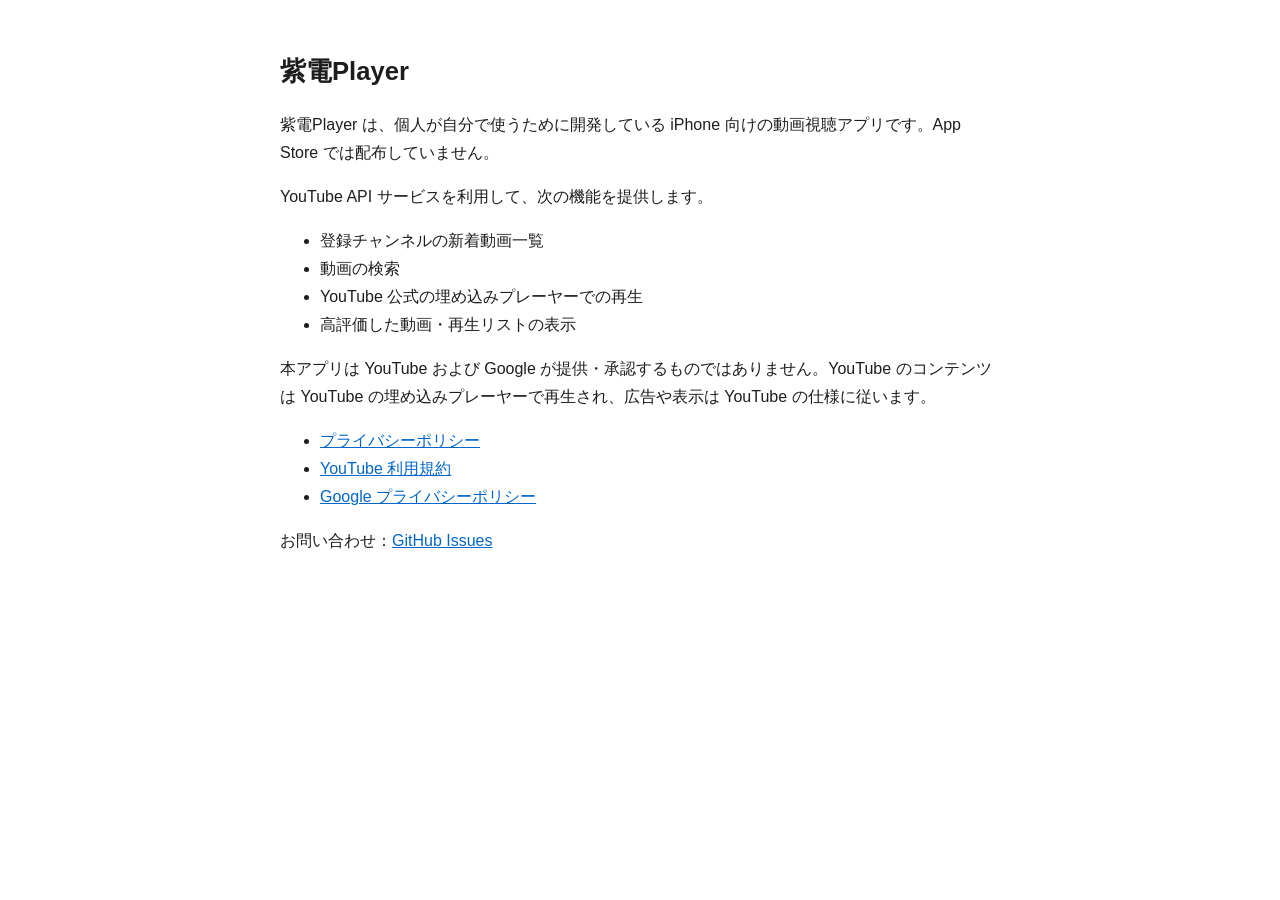
<file: index.html>
<!DOCTYPE html>
<html lang="ja">
<head>
<meta charset="utf-8">
<meta name="viewport" content="width=device-width, initial-scale=1">
<title>紫電Player</title>
<link rel="stylesheet" href="style.css">
</head>
<body>
<main>
<h1>紫電Player</h1>
<p>紫電Player は、個人が自分で使うために開発している iPhone 向けの動画視聴アプリです。App Store では配布していません。</p>
<p>YouTube API サービスを利用して、次の機能を提供します。</p>
<ul>
  <li>登録チャンネルの新着動画一覧</li>
  <li>動画の検索</li>
  <li>YouTube 公式の埋め込みプレーヤーでの再生</li>
  <li>高評価した動画・再生リストの表示</li>
</ul>
<p>本アプリは YouTube および Google が提供・承認するものではありません。YouTube のコンテンツは YouTube の埋め込みプレーヤーで再生され、広告や表示は YouTube の仕様に従います。</p>
<ul>
  <li><a href="privacy.html">プライバシーポリシー</a></li>
  <li><a href="https://www.youtube.com/t/terms">YouTube 利用規約</a></li>
  <li><a href="https://policies.google.com/privacy">Google プライバシーポリシー</a></li>
</ul>
<p>お問い合わせ：<a href="https://github.com/yusya1029/shiden-player/issues">GitHub Issues</a></p>
</main>
</body>
</html>
</file>
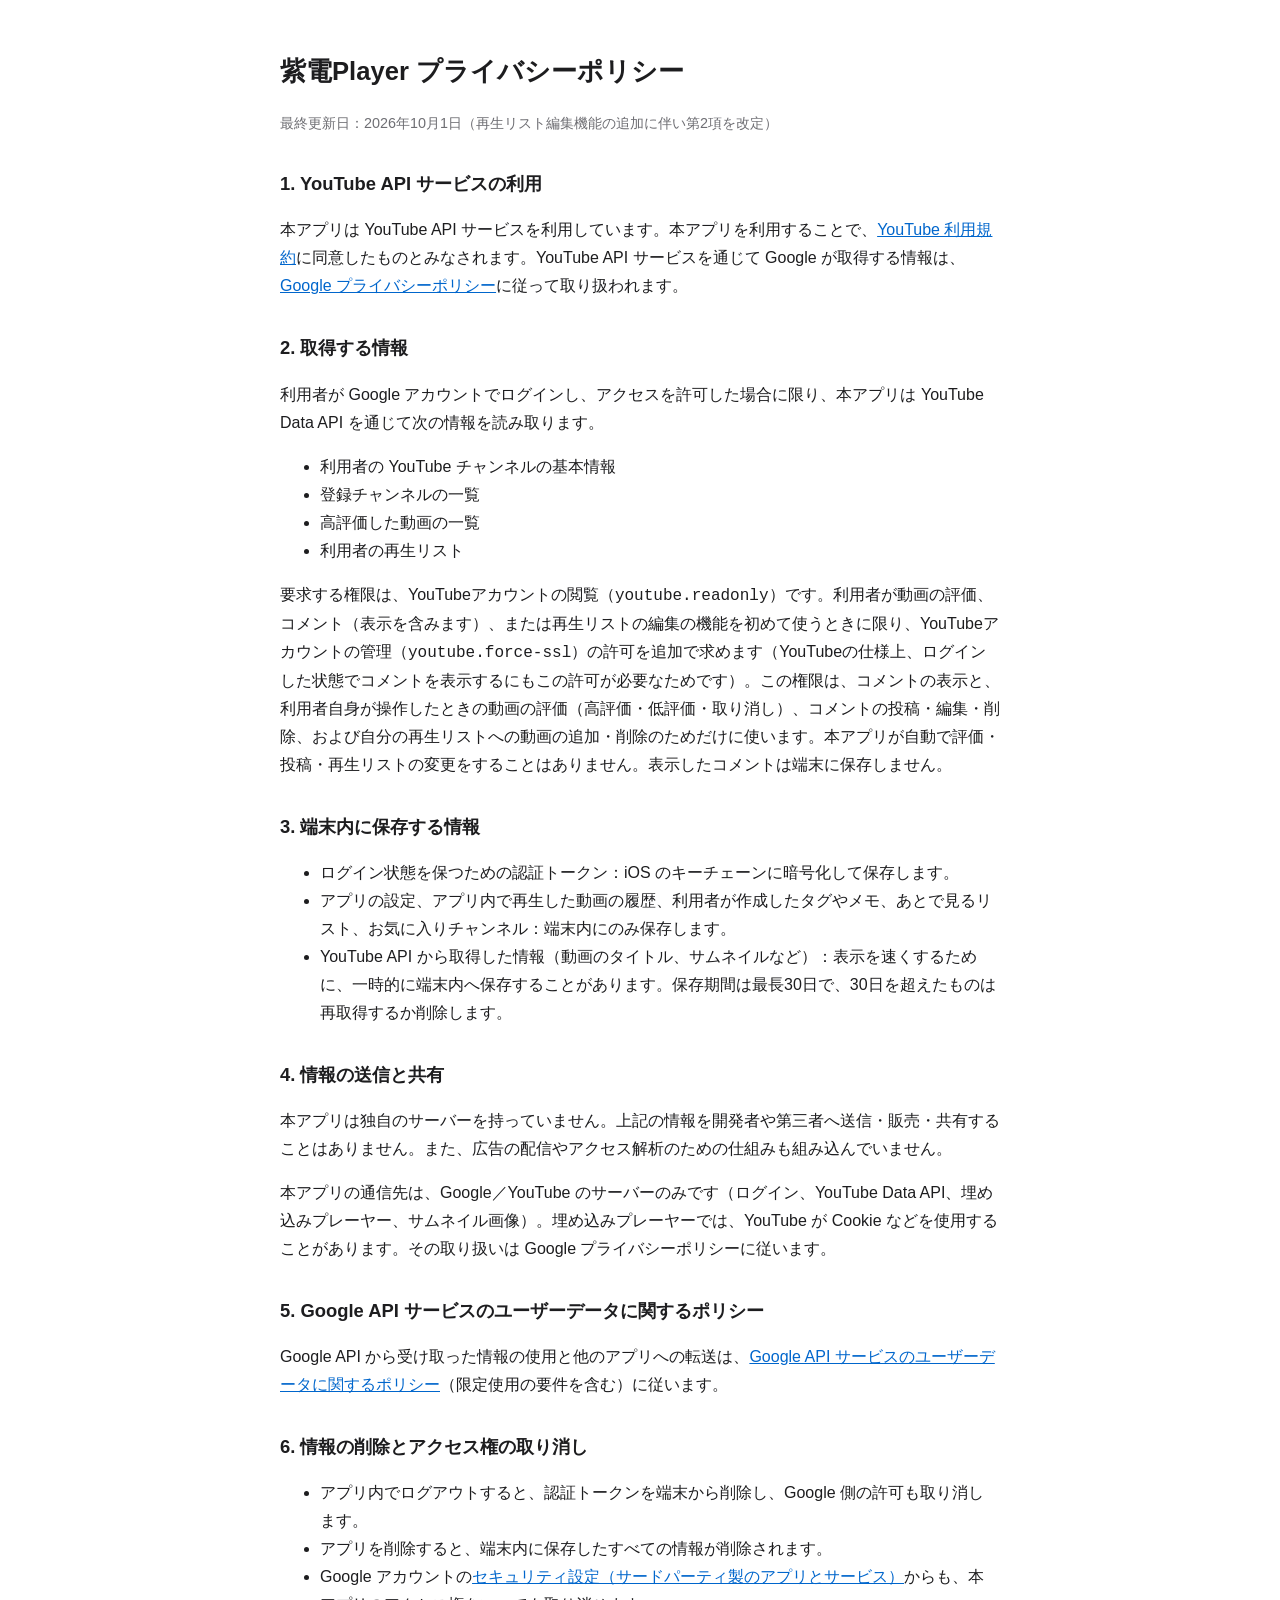
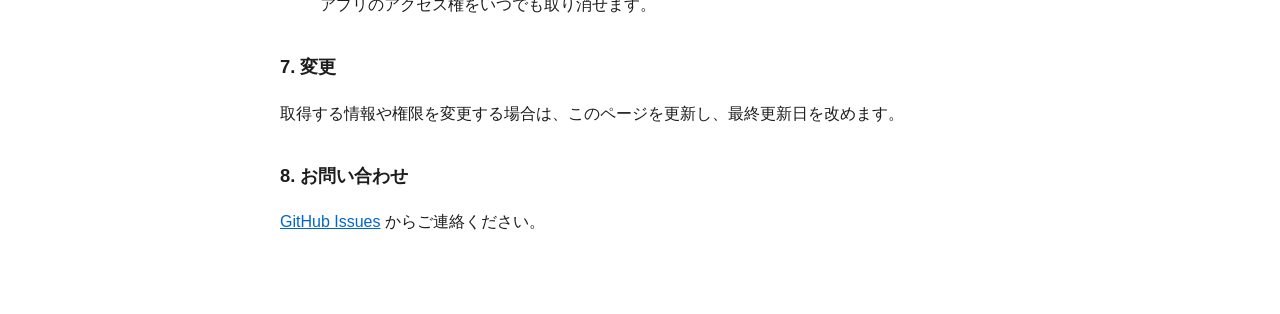
<file: privacy.html>
<!DOCTYPE html>
<html lang="ja">
<head>
<meta charset="utf-8">
<meta name="viewport" content="width=device-width, initial-scale=1">
<title>紫電Player プライバシーポリシー</title>
<link rel="stylesheet" href="style.css">
</head>
<body>
<main>
<h1>紫電Player プライバシーポリシー</h1>
<p class="muted">最終更新日：2026年10月1日（再生リスト編集機能の追加に伴い第2項を改定）</p>

<h2>1. YouTube API サービスの利用</h2>
<p>本アプリは YouTube API サービスを利用しています。本アプリを利用することで、<a href="https://www.youtube.com/t/terms">YouTube 利用規約</a>に同意したものとみなされます。YouTube API サービスを通じて Google が取得する情報は、<a href="https://policies.google.com/privacy">Google プライバシーポリシー</a>に従って取り扱われます。</p>

<h2>2. 取得する情報</h2>
<p>利用者が Google アカウントでログインし、アクセスを許可した場合に限り、本アプリは YouTube Data API を通じて次の情報を読み取ります。</p>
<ul>
  <li>利用者の YouTube チャンネルの基本情報</li>
  <li>登録チャンネルの一覧</li>
  <li>高評価した動画の一覧</li>
  <li>利用者の再生リスト</li>
</ul>
<p>要求する権限は、YouTubeアカウントの閲覧（<code>youtube.readonly</code>）です。利用者が動画の評価、コメント（表示を含みます）、または再生リストの編集の機能を初めて使うときに限り、YouTubeアカウントの管理（<code>youtube.force-ssl</code>）の許可を追加で求めます（YouTubeの仕様上、ログインした状態でコメントを表示するにもこの許可が必要なためです）。この権限は、コメントの表示と、利用者自身が操作したときの動画の評価（高評価・低評価・取り消し）、コメントの投稿・編集・削除、および自分の再生リストへの動画の追加・削除のためだけに使います。本アプリが自動で評価・投稿・再生リストの変更をすることはありません。表示したコメントは端末に保存しません。</p>

<h2>3. 端末内に保存する情報</h2>
<ul>
  <li>ログイン状態を保つための認証トークン：iOS のキーチェーンに暗号化して保存します。</li>
  <li>アプリの設定、アプリ内で再生した動画の履歴、利用者が作成したタグやメモ、あとで見るリスト、お気に入りチャンネル：端末内にのみ保存します。</li>
  <li>YouTube API から取得した情報（動画のタイトル、サムネイルなど）：表示を速くするために、一時的に端末内へ保存することがあります。保存期間は最長30日で、30日を超えたものは再取得するか削除します。</li>
</ul>

<h2>4. 情報の送信と共有</h2>
<p>本アプリは独自のサーバーを持っていません。上記の情報を開発者や第三者へ送信・販売・共有することはありません。また、広告の配信やアクセス解析のための仕組みも組み込んでいません。</p>
<p>本アプリの通信先は、Google／YouTube のサーバーのみです（ログイン、YouTube Data API、埋め込みプレーヤー、サムネイル画像）。埋め込みプレーヤーでは、YouTube が Cookie などを使用することがあります。その取り扱いは Google プライバシーポリシーに従います。</p>

<h2>5. Google API サービスのユーザーデータに関するポリシー</h2>
<p>Google API から受け取った情報の使用と他のアプリへの転送は、<a href="https://developers.google.com/terms/api-services-user-data-policy">Google API サービスのユーザーデータに関するポリシー</a>（限定使用の要件を含む）に従います。</p>

<h2>6. 情報の削除とアクセス権の取り消し</h2>
<ul>
  <li>アプリ内でログアウトすると、認証トークンを端末から削除し、Google 側の許可も取り消します。</li>
  <li>アプリを削除すると、端末内に保存したすべての情報が削除されます。</li>
  <li>Google アカウントの<a href="https://myaccount.google.com/permissions">セキュリティ設定（サードパーティ製のアプリとサービス）</a>からも、本アプリのアクセス権をいつでも取り消せます。</li>
</ul>

<h2>7. 変更</h2>
<p>取得する情報や権限を変更する場合は、このページを更新し、最終更新日を改めます。</p>

<h2>8. お問い合わせ</h2>
<p><a href="https://github.com/yusya1029/shiden-player/issues">GitHub Issues</a> からご連絡ください。</p>
</main>
</body>
</html>
</file>
<file: style.css>
:root { color-scheme: light dark; --fg: #1d1d1f; --bg: #ffffff; --muted: #6e6e73; --link: #0066cc; }
@media (prefers-color-scheme: dark) { :root { --fg: #f5f5f7; --bg: #111111; --muted: #a1a1a6; --link: #4da3ff; } }
body { margin: 0; background: var(--bg); color: var(--fg); font: 16px/1.75 -apple-system, "Hiragino Sans", sans-serif; }
main { max-width: 720px; margin: 0 auto; padding: 32px 16px 64px; }
h1 { font-size: 1.6rem; } h2 { font-size: 1.15rem; margin-top: 2rem; }
a { color: var(--link); } .muted { color: var(--muted); font-size: .9rem; }
</file>
